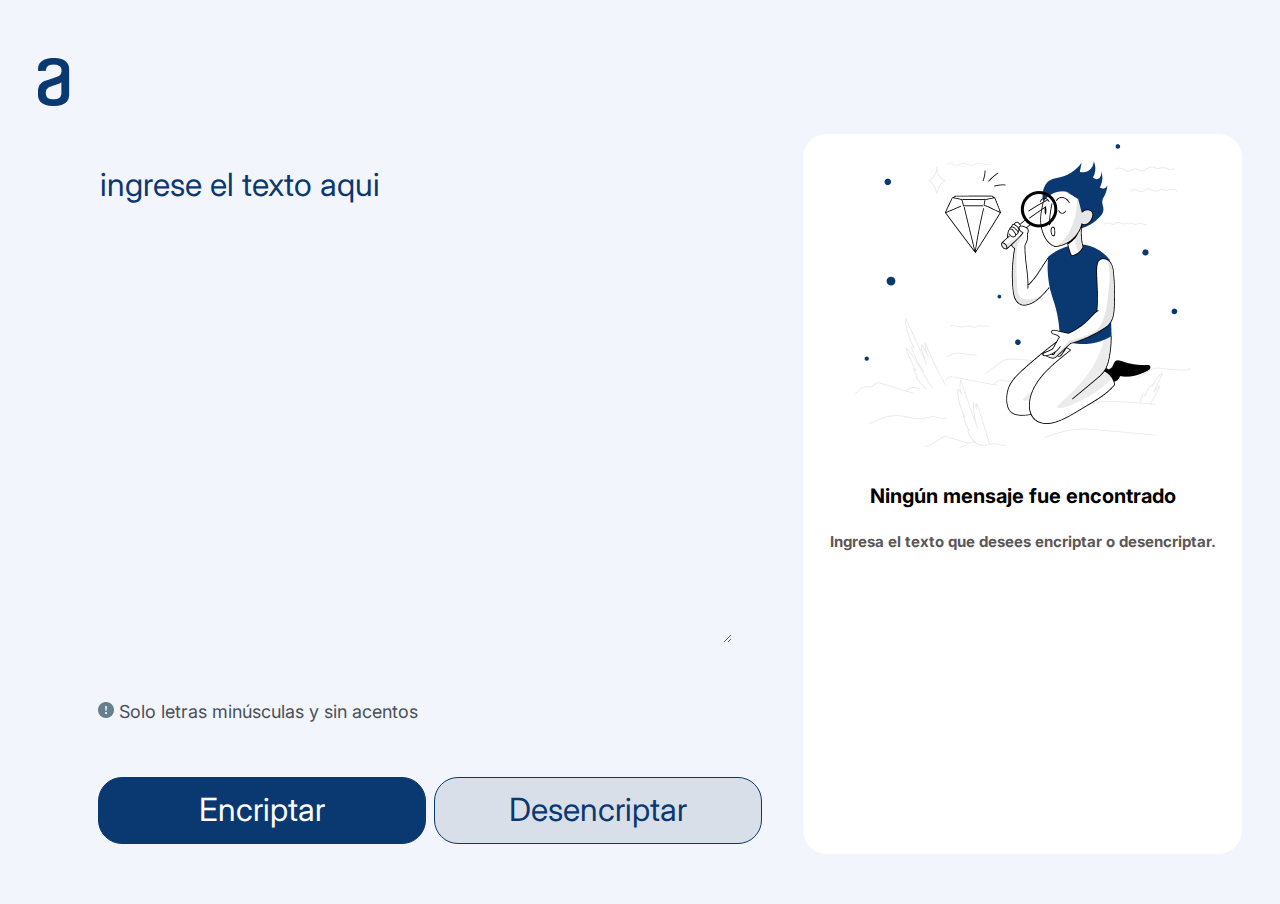
<file: index.html>
<!DOCTYPE html>
<html lang="es">
<head>
    <meta charset="UTF-8">
    <meta http-equiv="X-UA-Compatible" content="IE=edge">
    <meta name="viewport" content="width=device-width, initial-scale=1.0">
    <link rel="stylesheet" href="principal.css">
    <link rel="preconnect" href="https://fonts.googleapis.com">
    <link rel="preconnect" href="https://fonts.gstatic.com" crossorigin>
    <link href="https://fonts.googleapis.com/css2?family=Inter:wght@200;400&display=swap" rel="stylesheet">
    <title>Encriptador</title>
</head>
<body>
    <header>
        <img class="logo" src="./imagenes/logo.png" alt="logo de alura" >
    </header>
    <main>
        <section class="flex-item-left">
            <textarea class="text-area" id="texto-para-encriptar" cols="30" rows="10" placeholder="Ingrese el texto aqui"></textarea>
            <div>
                <h6 class="informacion"><img src="./imagenes/signo.png"> Solo letras minúsculas y sin acentos</h6>
            </div>
            <div class="botones">
                <button class="btn-encriptar" id="boton-encriptar" onclick="encriptar()">Encriptar</button>
                <button class="btn-desencriptar" onclick="desencriptar()">Desencriptar</button>
            </div>
        </section>
        <section class="flex-item-right area-descifrado">
            <img id="img-descifrado" src="./imagenes/dibujo.png">
            <p id="mensaje-no-encontrado">Ningún mensaje fue encontrado</p>
            <p id="mensaje-ingresa-texto">Ingresa el texto que desees encriptar o desencriptar.</p>
            <textarea id="texto-para-desencriptar" cols="20" rows="10" readonly></textarea>
            <div class="area-copiar">
                <button class="copiar" id="copiar" onclick="copiar()">Copiar</button>
            </div>
        </section>
    </main>
<script src="principal.js">
</script>
</body>
</html>
</file>
<file: principal.css>
*{
    background:#F3F5FC;
    font-family: 'Inter';
    font-weight: 400;
    font-size: 32px;
    line-height: 150%;
}

.logo{
    padding-top: 50px;
    margin-left: 30px;
}

main{
    display: flex;
    flex-wrap: wrap;
    margin-bottom: 50px;
    margin-left: 30px;
}

.flex-item-left {
    padding: 10px;
    flex: 50%;
    margin-left: 50px;
    margin-right: 30px;
    align-items: left;
}

.flex-item-right {
    padding: 10px;
    flex: 30%;
    margin-top: 15px;
    margin-right: 30px;
}

.text-area {
    border: none;
    color: #0A3871;
    margin-top: 30px;
    padding: 2px;
    text-transform: lowercase;
}
::placeholder { color: #0A3871; }
  
.text-area:focus {
    outline: none;
}

.area-descifrado {
    background: white;
    border: none;
    border-radius: 24px;
    color: #0A3871;
    text-align: center;
}

.mensaje:focus {
    outline: none;
}


.botones{
    margin-top: 18px;
    align-items: centers;
}

.btn-desencriptar {
    background: #D8DFE8;
    border: 1px solid #0A3871;
    border-radius: 24px;
    color: #0A3871;
    cursor: pointer;
    height: 67px;
    margin-left: 30px;
    width: 328px;
    margin-top: 10px;
    margin-left: 0;
}

.btn-encriptar {
    background-color: #0A3871;
    border: 1px solid #0A3871;
    border-radius: 24px;
    color: white;
    cursor: pointer;
    height: 67px;
    width: 328px;
}

.area-copiar {
    background: white;
    display: flex;
    justify-content: center;
    align-items: center;
}

.copiar {
    background: white;
    border: 1px solid #0A3871;
    border-radius: 24px;
    color: #0A3871;
    cursor: pointer;
    height: 67px;
    margin-top: 30px;
    width: 336px;
    display: none;
    justify-content: center;
}

#mensaje-no-encontrado{
    text-align: center;
    font-size: 20px;
    font-weight: bold;
    color: black;
    background-color: white;
}

#mensaje-ingresa-texto{
    text-align: center;
    font-size: 15px;
    font-weight: bold;
    color: rgb(92, 87, 87);
    background-color: white;
}

#img-descifrado{
    background-color: white;
}

#texto-para-desencriptar {
    border: none;
    background-color: white;
    display: none;
    text-align: center;
}

#texto-para-desencriptar:focus {
    outline: none;
}

.informacion {
    color: #495057;
    font-size:18px;
}

@media (max-width: 600px) {
    .flex-item-left, .flex-item-right {
      flex: 100%;
    }

    .flex-item-right {
        margin-right: 0px;
    }

    .flex-item-left {
        margin-left: 0px;
    }
    #img-descifrado {
        display: none;
    }

    .btn-desencriptar, .btn-encriptar{
        width: 50%;
        margin: 15px;
        padding: 10px;
    }
}
</file>
